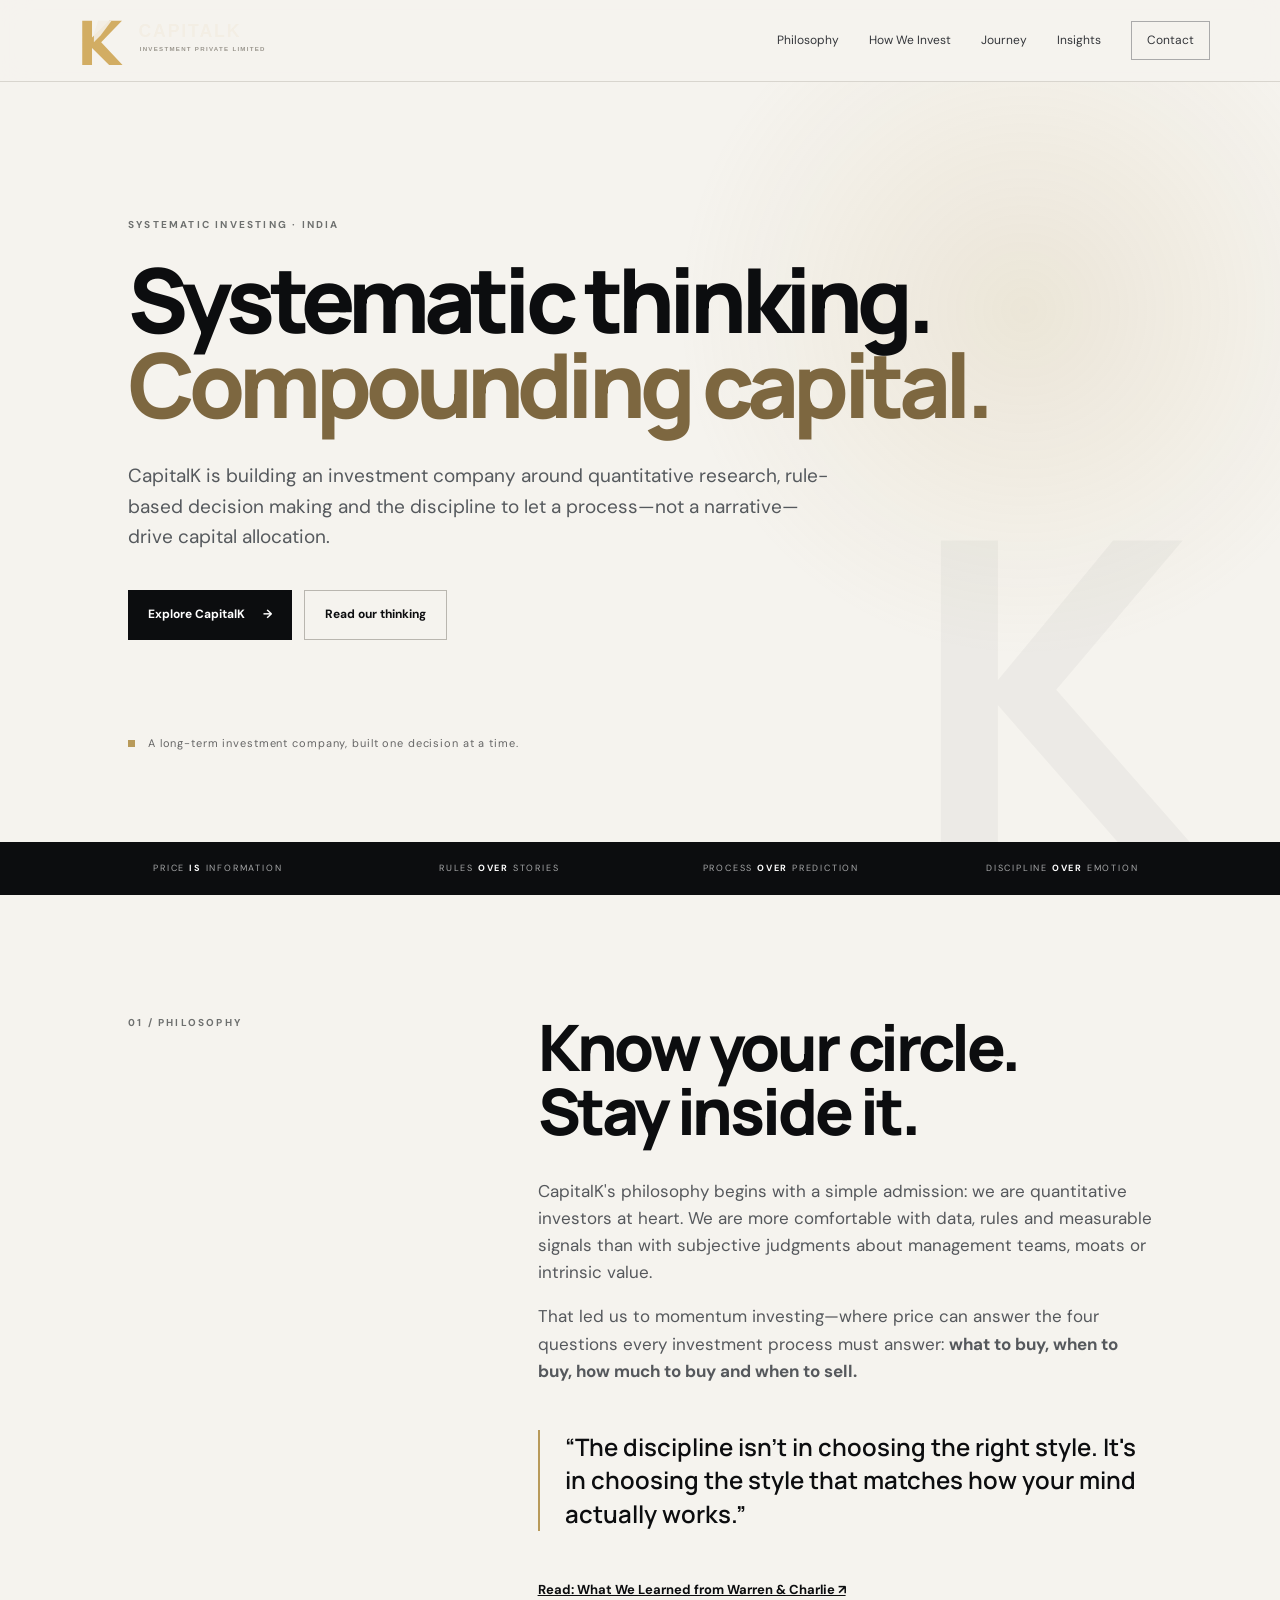
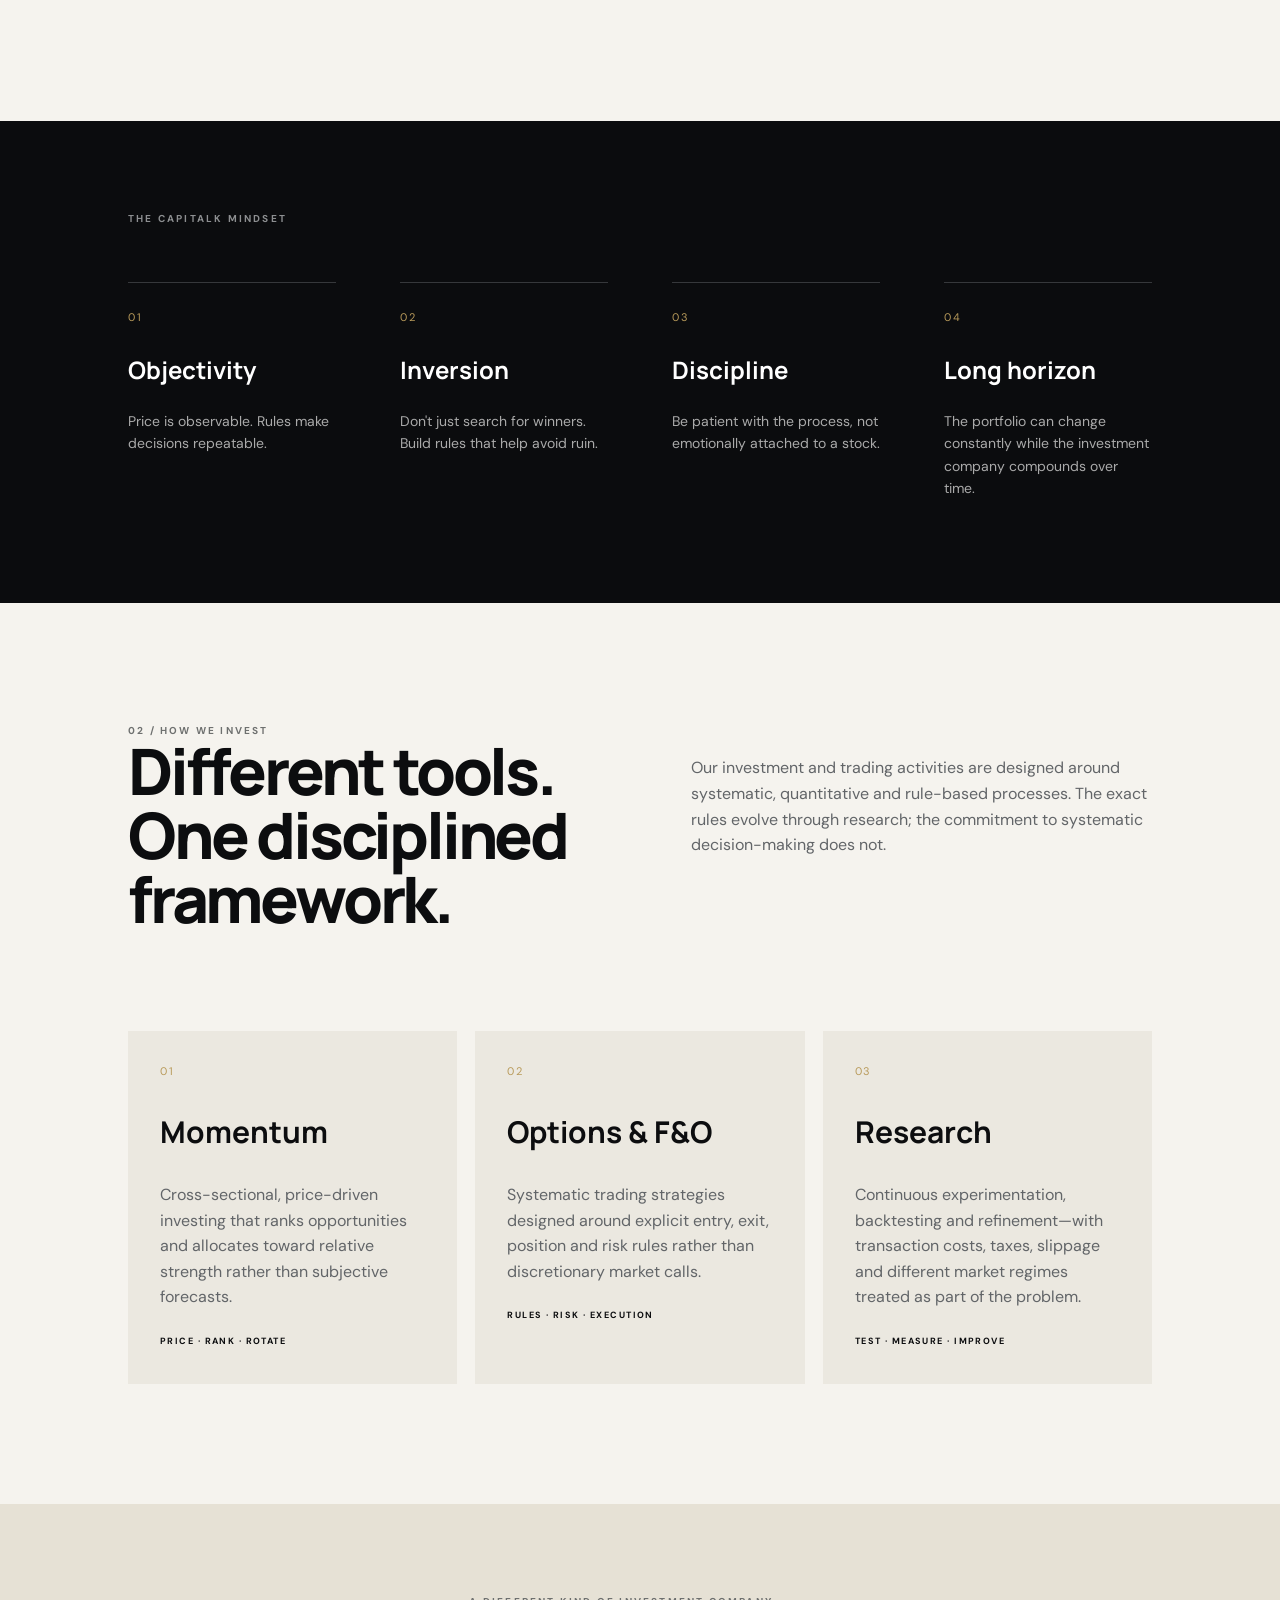
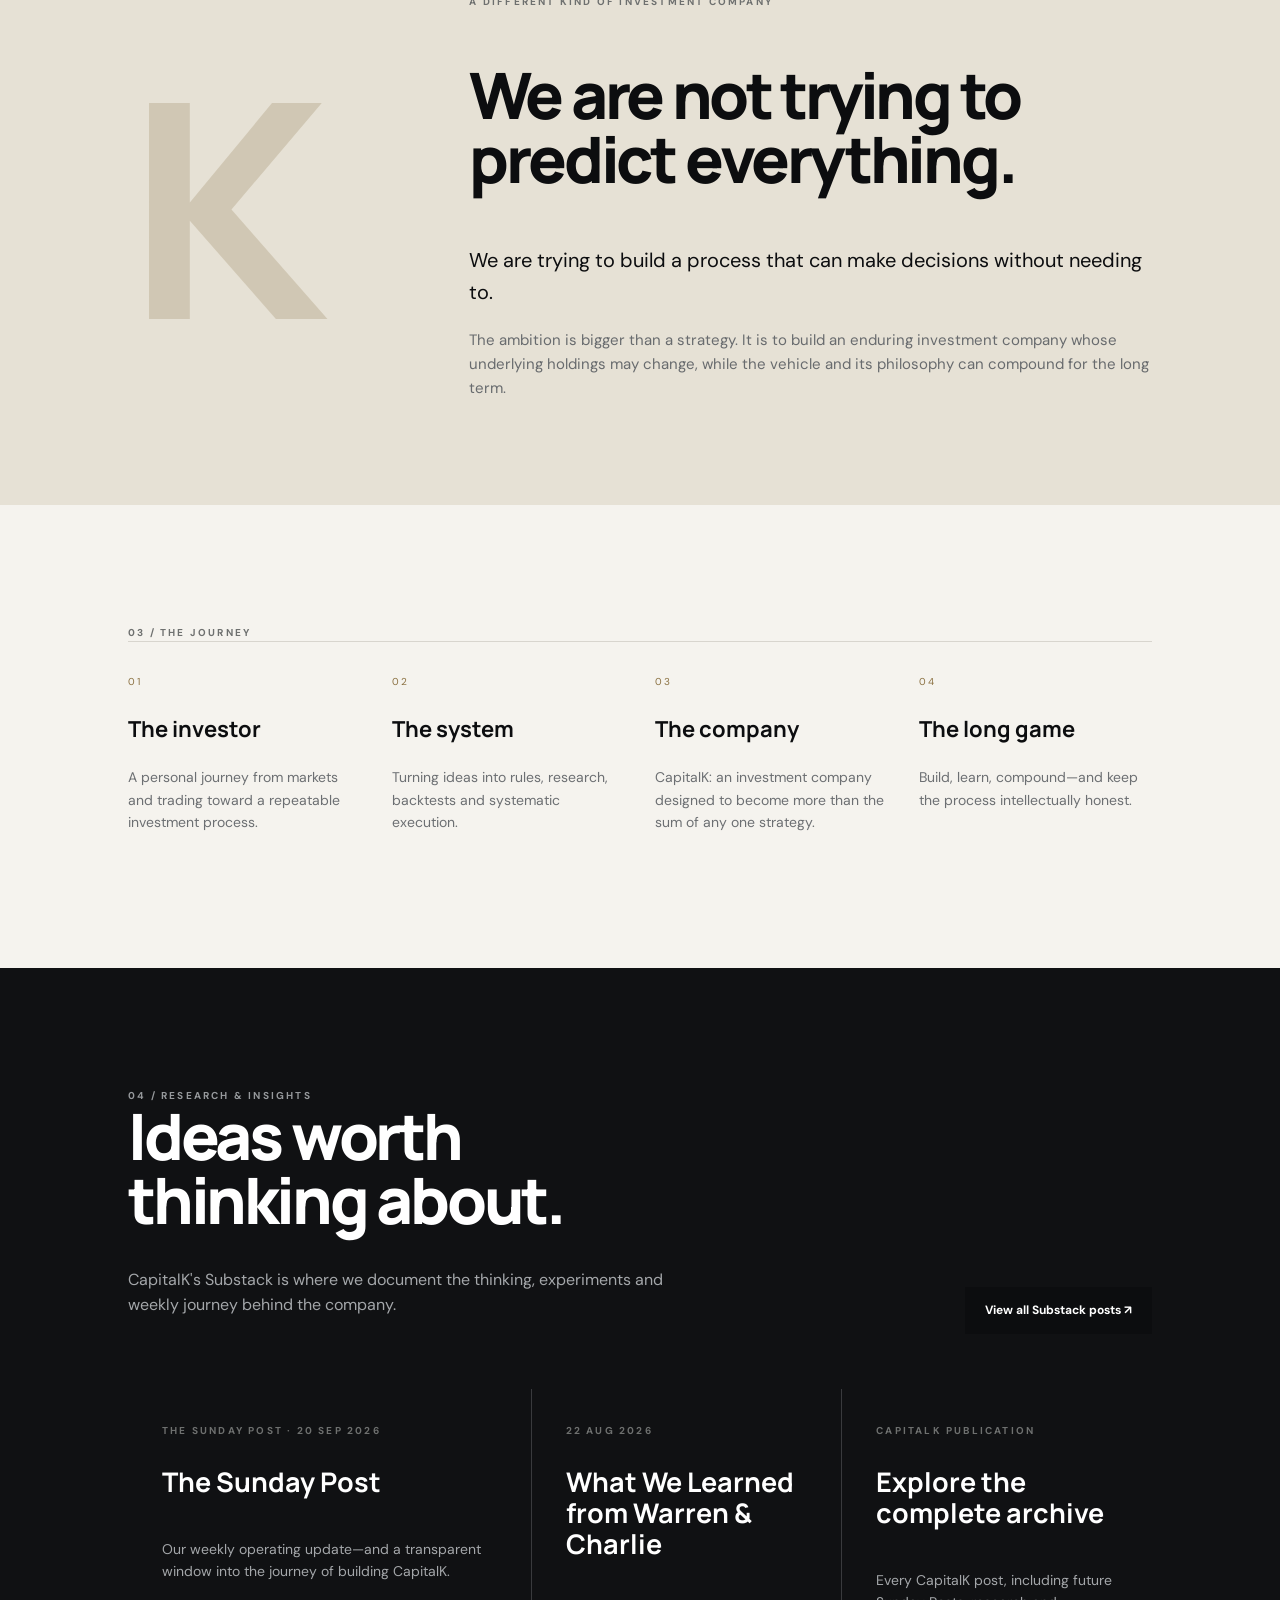
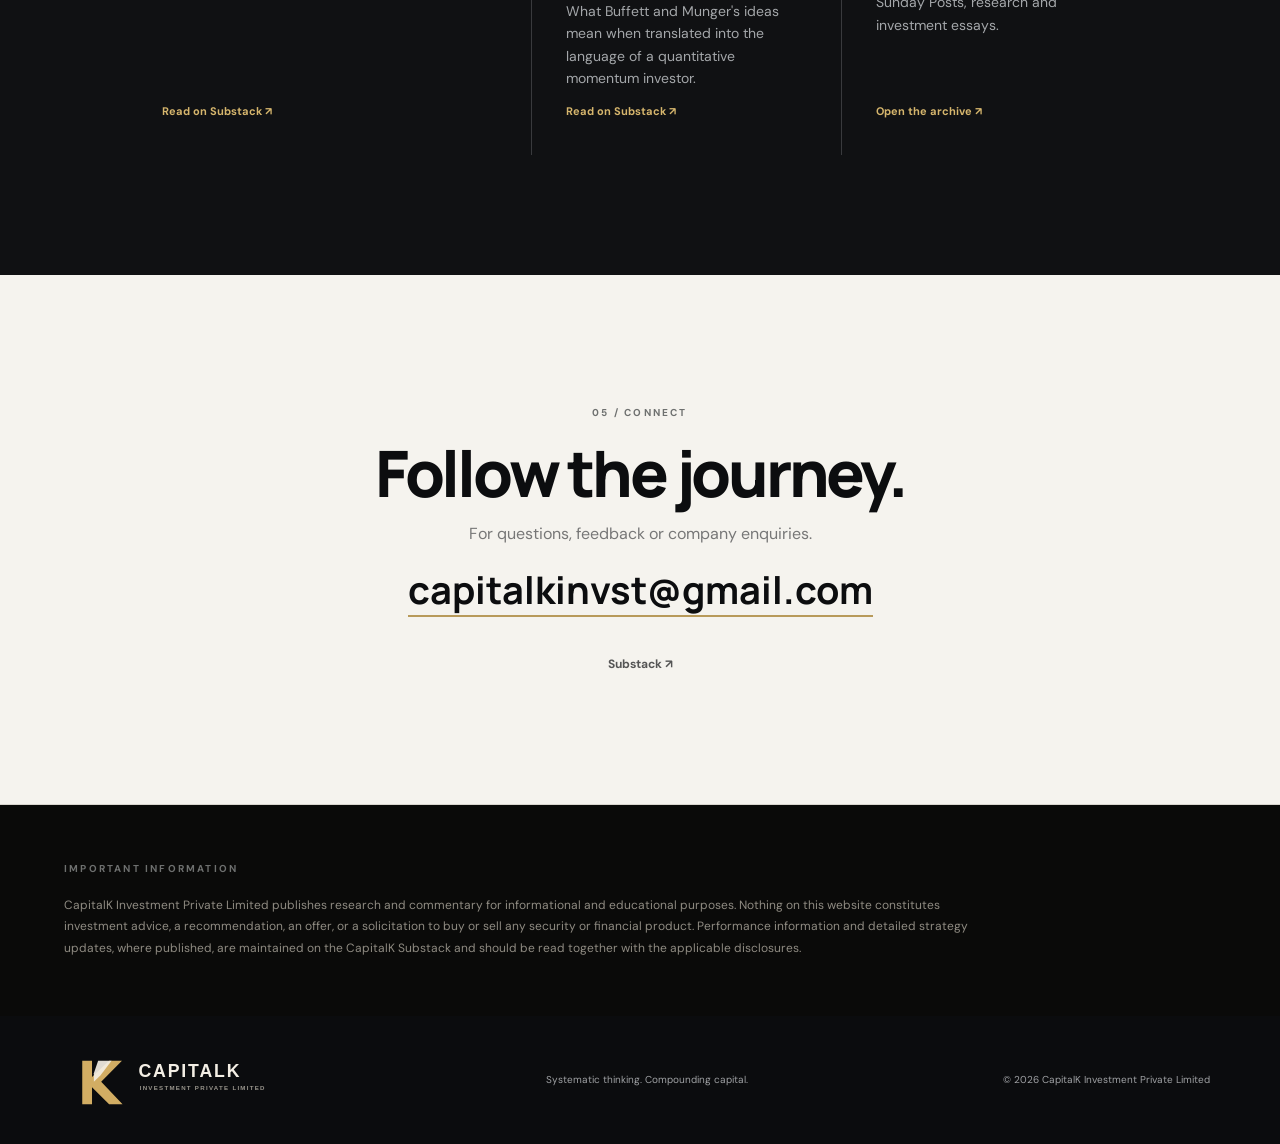
<file: index.html>
<!doctype html>
<html lang="en">
<head>
<meta charset="utf-8"><meta name="viewport" content="width=device-width,initial-scale=1">
<title>CapitalK Investment Private Limited</title>
<meta name="description" content="CapitalK is a systematic investment and trading company built around quantitative, rule-based decision making, momentum investing and disciplined risk management.">
<link rel="preconnect" href="https://fonts.googleapis.com"><link rel="preconnect" href="https://fonts.gstatic.com" crossorigin>
<link href="https://fonts.googleapis.com/css2?family=DM+Sans:wght@400;500;600;700&family=Manrope:wght@500;600;700;800&display=swap" rel="stylesheet">
<link rel="stylesheet" href="styles.css"><link rel="icon" href="logo.svg" type="image/svg+xml">
</head>
<body>
<header class="nav"><a class="brand" href="#top"><img class="logo" src="logo.svg" alt="CapitalK Investment Private Limited"></a><nav><a href="#philosophy">Philosophy</a><a href="#process">How We Invest</a><a href="#journey">Journey</a><a href="#insights">Insights</a><a class="nav-cta" href="mailto:capitalkinvst@gmail.com">Contact</a></nav><button class="menu" aria-label="Menu">☰</button></header>
<main id="top">
<section class="hero"><div class="eyebrow">SYSTEMATIC INVESTING · INDIA</div><h1>Systematic thinking.<br><em>Compounding capital.</em></h1><p class="lead">CapitalK is building an investment company around quantitative research, rule-based decision making and the discipline to let a process—not a narrative—drive capital allocation.</p><div class="actions"><a class="btn primary" href="#philosophy">Explore CapitalK <span>→</span></a><a class="btn ghost" href="#insights">Read our thinking</a></div><div class="hero-note"><span></span> A long-term investment company, built one decision at a time.</div></section>
<section class="ticker"><div>PRICE <b>IS</b> INFORMATION</div><div>RULES <b>OVER</b> STORIES</div><div>PROCESS <b>OVER</b> PREDICTION</div><div>DISCIPLINE <b>OVER</b> EMOTION</div></section>
<section class="section split" id="philosophy"><div class="section-label">01 / PHILOSOPHY</div><div><h2>Know your circle.<br>Stay inside it.</h2><p>CapitalK's philosophy begins with a simple admission: we are quantitative investors at heart. We are more comfortable with data, rules and measurable signals than with subjective judgments about management teams, moats or intrinsic value.</p><p>That led us to momentum investing—where price can answer the four questions every investment process must answer: <strong>what to buy, when to buy, how much to buy and when to sell.</strong></p><blockquote>“The discipline isn't in choosing the right style. It's in choosing the style that matches how your mind actually works.”</blockquote><a class="text-link" href="https://capitalkinvest.substack.com/p/what-we-learned-from-warren-and-charlie?r=8uco88" target="_blank" rel="noopener">Read: What We Learned from Warren &amp; Charlie ↗</a></div></section>
<section class="dark-band"><div class="section-label">THE CAPITALK MINDSET</div><div class="principles"><article><span>01</span><h3>Objectivity</h3><p>Price is observable. Rules make decisions repeatable.</p></article><article><span>02</span><h3>Inversion</h3><p>Don't just search for winners. Build rules that help avoid ruin.</p></article><article><span>03</span><h3>Discipline</h3><p>Be patient with the process, not emotionally attached to a stock.</p></article><article><span>04</span><h3>Long horizon</h3><p>The portfolio can change constantly while the investment company compounds over time.</p></article></div></section>
<section class="section" id="process"><div class="section-label">02 / HOW WE INVEST</div><div class="process-head"><h2>Different tools.<br>One disciplined framework.</h2><p>Our investment and trading activities are designed around systematic, quantitative and rule-based processes. The exact rules evolve through research; the commitment to systematic decision-making does not.</p></div><div class="cards"><article><div class="num">01</div><h3>Momentum</h3><p>Cross-sectional, price-driven investing that ranks opportunities and allocates toward relative strength rather than subjective forecasts.</p><span class="tag">PRICE · RANK · ROTATE</span></article><article><div class="num">02</div><h3>Options &amp; F&amp;O</h3><p>Systematic trading strategies designed around explicit entry, exit, position and risk rules rather than discretionary market calls.</p><span class="tag">RULES · RISK · EXECUTION</span></article><article><div class="num">03</div><h3>Research</h3><p>Continuous experimentation, backtesting and refinement—with transaction costs, taxes, slippage and different market regimes treated as part of the problem.</p><span class="tag">TEST · MEASURE · IMPROVE</span></article></div></section>
<section class="quote-section"><div class="big-k">K</div><div><div class="section-label">A DIFFERENT KIND OF INVESTMENT COMPANY</div><h2>We are not trying to predict everything.</h2><p>We are trying to build a process that can make decisions without needing to.</p><p class="muted">The ambition is bigger than a strategy. It is to build an enduring investment company whose underlying holdings may change, while the vehicle and its philosophy can compound for the long term.</p></div></section>
<section class="section journey" id="journey"><div class="section-label">03 / THE JOURNEY</div><div class="timeline"><div><span>01</span><h3>The investor</h3><p>A personal journey from markets and trading toward a repeatable investment process.</p></div><div><span>02</span><h3>The system</h3><p>Turning ideas into rules, research, backtests and systematic execution.</p></div><div><span>03</span><h3>The company</h3><p>CapitalK: an investment company designed to become more than the sum of any one strategy.</p></div><div><span>04</span><h3>The long game</h3><p>Build, learn, compound—and keep the process intellectually honest.</p></div></div></section>
<section class="insights" id="insights"><div class="section"><div class="section-label">04 / RESEARCH &amp; INSIGHTS</div><div class="insight-head"><div><h2>Ideas worth<br>thinking about.</h2><p>CapitalK's Substack is where we document the thinking, experiments and weekly journey behind the company.</p></div><a class="btn primary" href="https://capitalkinvest.substack.com/" target="_blank" rel="noopener">View all Substack posts ↗</a></div><div class="posts"><a class="post featured" href="https://capitalkinvest.substack.com/p/the-sunday-post-20-sep-2026?r=8uco88" target="_blank" rel="noopener"><div class="post-meta">THE SUNDAY POST · 20 SEP 2026</div><h3>The Sunday Post</h3><p>Our weekly operating update—and a transparent window into the journey of building CapitalK.</p><span>Read on Substack ↗</span></a><a class="post" href="https://capitalkinvest.substack.com/p/what-we-learned-from-warren-and-charlie?r=8uco88" target="_blank" rel="noopener"><div class="post-meta">22 AUG 2026</div><h3>What We Learned from Warren &amp; Charlie</h3><p>What Buffett and Munger's ideas mean when translated into the language of a quantitative momentum investor.</p><span>Read on Substack ↗</span></a><a class="post" href="https://capitalkinvest.substack.com/" target="_blank" rel="noopener"><div class="post-meta">CAPITALK PUBLICATION</div><h3>Explore the complete archive</h3><p>Every CapitalK post, including future Sunday Posts, research and investment essays.</p><span>Open the archive ↗</span></a></div></div></section>
<section class="contact"><div class="section-label">05 / CONNECT</div><h2>Follow the journey.</h2><p>For questions, feedback or company enquiries.</p><a class="email" href="mailto:capitalkinvst@gmail.com">capitalkinvst@gmail.com</a><div class="contact-links"><a href="https://capitalkinvest.substack.com/" target="_blank" rel="noopener">Substack ↗</a></div></section>
<section class="legal"><div class="section-label">IMPORTANT INFORMATION</div><p>CapitalK Investment Private Limited publishes research and commentary for informational and educational purposes. Nothing on this website constitutes investment advice, a recommendation, an offer, or a solicitation to buy or sell any security or financial product. Performance information and detailed strategy updates, where published, are maintained on the CapitalK Substack and should be read together with the applicable disclosures.</p></section>
</main>
<footer><div class="brand footer-brand"><img class="logo" src="logo.svg" alt="CapitalK Investment Private Limited"></div><div>Systematic thinking. Compounding capital.</div><div>© 2026 CapitalK Investment Private Limited</div></footer>
<script>document.querySelector('.menu').addEventListener('click',()=>document.querySelector('nav').classList.toggle('open'));document.querySelectorAll('nav a').forEach(a=>a.addEventListener('click',()=>document.querySelector('nav').classList.remove('open')));</script>
</body></html>
</file>
<file: styles.css>
:root{--ink:#0c0d0f;--paper:#f5f3ee;--muted:#8f9297;--line:#d8d5ce;--gold:#b89a5a;--white:#fff}*{box-sizing:border-box}html{scroll-behavior:smooth}body{margin:0;background:var(--paper);color:var(--ink);font-family:'DM Sans',sans-serif;line-height:1.6}.nav{height:82px;display:flex;align-items:center;justify-content:space-between;padding:0 5.5vw;border-bottom:1px solid var(--line);position:sticky;top:0;background:rgba(245,243,238,.93);backdrop-filter:blur(14px);z-index:10}.brand{display:flex;gap:12px;align-items:center;text-decoration:none;color:inherit}.brand b{display:block;font-family:Manrope,sans-serif;letter-spacing:.12em;font-size:17px}.brand small{display:block;font-size:7px;letter-spacing:.18em;color:#777;margin-top:-2px}.mark{width:34px;height:34px;border:1px solid var(--ink);display:grid;place-items:center;font:800 19px Manrope;position:relative}.mark:after{content:'';position:absolute;right:-5px;bottom:-5px;width:10px;height:10px;border-right:2px solid var(--gold);border-bottom:2px solid var(--gold)}nav{display:flex;align-items:center;gap:30px}nav a{font-size:12px;text-decoration:none;color:#34363a}nav a:hover{color:#000}.nav-cta{border:1px solid #aaa;padding:9px 15px}.menu{display:none;background:none;border:0;font-size:22px}.hero{min-height:720px;padding:135px 10vw 90px;background:radial-gradient(circle at 80% 30%,rgba(184,154,90,.15),transparent 30%),var(--paper);position:relative}.hero:after{content:'K';position:absolute;right:7vw;bottom:-50px;font:800 420px/1 Manrope;color:rgba(12,13,15,.035);pointer-events:none}.eyebrow,.section-label,.post-meta{font-size:10px;letter-spacing:.22em;font-weight:700;color:#6e706f}.hero h1{font:800 clamp(52px,7vw,106px)/.95 Manrope;letter-spacing:-.065em;max-width:1000px;margin:23px 0 35px}.hero h1 em{font-style:normal;color:#7d6740}.lead{max-width:700px;font-size:19px;color:#55595d}.actions{display:flex;gap:12px;margin-top:38px}.btn{display:inline-flex;gap:18px;align-items:center;padding:14px 20px;text-decoration:none;font-weight:700;font-size:12px}.primary{background:var(--ink);color:#fff}.ghost{border:1px solid #b9b6af;color:var(--ink)}.hero-note{margin-top:95px;font-size:11px;letter-spacing:.08em;color:#666}.hero-note span{display:inline-block;width:7px;height:7px;background:var(--gold);margin-right:9px}.ticker{background:var(--ink);color:#a7a8a9;display:grid;grid-template-columns:repeat(4,1fr);padding:19px 7vw;gap:25px;font-size:9px;letter-spacing:.2em;text-align:center}.ticker b{color:#fff}.section{padding:120px 10vw}.split{display:grid;grid-template-columns:1fr 2fr;gap:8vw}.split h2,.process-head h2,.insight-head h2,.contact h2{font:800 clamp(44px,5vw,72px)/1 Manrope;letter-spacing:-.05em;margin:0 0 35px}.split p{max-width:760px;color:#55585c;font-size:17px}.split blockquote{border-left:2px solid var(--gold);padding-left:25px;font:600 24px/1.4 Manrope;margin:45px 0}.text-link{color:var(--ink);font-weight:700;font-size:13px}.dark-band{background:#0b0c0e;color:#fff;padding:90px 10vw}.dark-band .section-label{color:#8d8f91}.principles{display:grid;grid-template-columns:repeat(4,1fr);gap:5vw;margin-top:55px}.principles article{border-top:1px solid #36383b;padding-top:20px}.principles span,.num{color:var(--gold);font-size:11px;letter-spacing:.15em}.principles h3{font:700 24px Manrope}.principles p{color:#aaa;font-size:14px}.process-head{display:grid;grid-template-columns:1fr 1fr;gap:8vw}.process-head p{color:#626568;max-width:520px}.cards{display:grid;grid-template-columns:repeat(3,1fr);gap:18px;margin-top:65px}.cards article{background:#ebe8e0;padding:32px;min-height:310px;transition:.25s}.cards article:hover{transform:translateY(-5px);background:#e6e2d8}.cards h3{font:700 30px Manrope}.cards p{color:#626568}.tag{font-size:9px;letter-spacing:.16em;font-weight:700}.quote-section{background:#e6e1d5;display:grid;grid-template-columns:1fr 2fr;align-items:center;padding:90px 10vw}.big-k{font:800 300px/1 Manrope;color:#b7a98d;opacity:.45}.quote-section h2{font:800 clamp(42px,5vw,70px)/1 Manrope;letter-spacing:-.05em;max-width:800px}.quote-section p{font-size:20px;max-width:700px}.muted{color:#686b6e!important;font-size:15px!important}.journey{background:#f5f3ee}.timeline{display:grid;grid-template-columns:repeat(4,1fr);gap:30px;border-top:1px solid var(--line);padding-top:25px}.timeline span{font-size:10px;color:#8a7040;letter-spacing:.2em}.timeline h3{font:700 22px Manrope}.timeline p{font-size:14px;color:#6c6f72}.insights{background:#101113;color:#fff}.insights .section-label{color:#96999c}.insight-head{display:flex;justify-content:space-between;align-items:end;gap:40px}.insight-head p{max-width:550px;color:#a4a7aa}.posts{display:grid;grid-template-columns:1.3fr 1fr 1fr;gap:1px;background:#393a3d;margin-top:55px}.post{background:#101113;color:#fff;text-decoration:none;padding:34px;min-height:280px;display:flex;flex-direction:column}.post:hover{background:#18191b}.post h3{font:700 27px Manrope;line-height:1.15}.post p{color:#a4a7aa;font-size:14px}.post span{margin-top:auto;color:#d6b66d;font-size:11px;font-weight:700}.contact{text-align:center;padding:130px 10vw}.contact .section-label{display:block}.contact h2{margin:20px 0 10px}.contact p{color:#777}.email{font:700 clamp(22px,3vw,38px) Manrope;color:var(--ink);text-decoration:none;border-bottom:2px solid var(--gold)}.contact-links{display:flex;justify-content:center;gap:30px;margin-top:40px}.contact-links a{color:#555;text-decoration:none;font-size:12px;font-weight:700}footer{background:#0b0c0e;color:#a0a2a5;padding:35px 5.5vw;display:flex;justify-content:space-between;align-items:center;font-size:10px;gap:30px}.footer-brand{color:#fff}.footer-brand .mark{border-color:#aaa}.footer-brand .mark:after{border-color:var(--gold)}@media(max-width:850px){nav{display:none;position:absolute;top:82px;left:0;right:0;background:var(--paper);padding:25px;flex-direction:column;align-items:flex-start;border-bottom:1px solid var(--line)}nav.open{display:flex}.menu{display:block}.hero{padding:100px 7vw 70px;min-height:650px}.hero:after{font-size:240px}.section,.dark-band,.contact{padding:80px 7vw}.split,.process-head,.quote-section{grid-template-columns:1fr}.split{gap:35px}.principles,.cards,.timeline,.posts{grid-template-columns:1fr 1fr}.big-k{display:none}.insight-head{align-items:flex-start;flex-direction:column}.ticker{grid-template-columns:1fr 1fr}.posts{grid-template-columns:1fr}footer{flex-direction:column;align-items:flex-start}}@media(max-width:520px){.principles,.cards,.timeline{grid-template-columns:1fr}.hero h1{font-size:54px}.lead{font-size:17px}.actions{flex-direction:column}.btn{justify-content:center}.ticker{gap:12px;font-size:8px}.nav{padding:0 6vw}}
.logo{width:220px;height:auto;display:block}.legal{padding:56px max(24px,5vw);border-top:1px solid var(--line);background:#0a0a09}.legal p{max-width:920px;margin:18px 0 0;color:#8f8b82;font-size:12px;line-height:1.8}.footer-brand .mark{display:none}@media(max-width:760px){.logo{width:185px}.legal{padding:40px 22px}}
</file>
